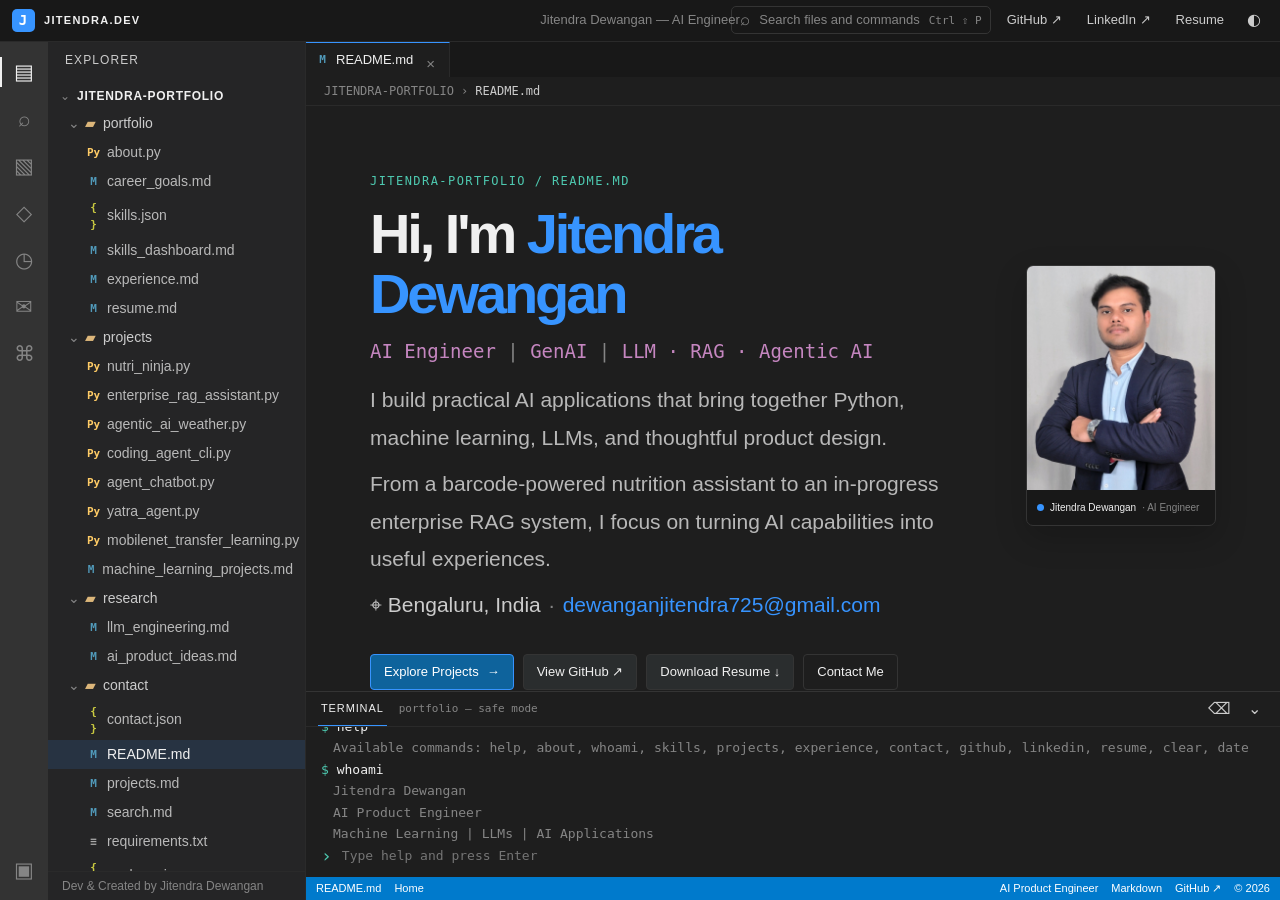
<file: index.html>
<!doctype html>
<html lang="en">
  <head>
    <meta charset="utf-8">
    <meta name="viewport" content="width=device-width, initial-scale=1">
    <meta name="theme-color" content="#1e1e1e">
    <meta name="description" content="Jitendra Dewangan (JABAAZ), AI Product Engineer in India. Explore practical AI, machine learning, LLM, and software engineering projects.">
    <meta property="og:type" content="website">
    <meta property="og:title" content="Jitendra Dewangan — AI Product Engineer">
    <meta property="og:description" content="A developer workspace portfolio exploring AI engineering, machine learning, and useful software products.">
    <meta property="og:image" content="assets/jitendra-dewangan.jpg">
    <meta property="og:image:alt" content="Portrait of Jitendra Dewangan in a navy blazer">
    <meta name="twitter:card" content="summary">
    <meta name="author" content="Jitendra Dewangan">
    <title>Jitendra Dewangan — AI Product Engineer</title>
    <link rel="icon" href="data:image/svg+xml,%3Csvg xmlns='http://www.w3.org/2000/svg' viewBox='0 0 40 40'%3E%3Crect width='40' height='40' rx='8' fill='%230078d4'/%3E%3Cpath d='M13 11h14v4h-5v12a6 6 0 0 1-12 0h4a2 2 0 0 0 4 0V15h-5z' fill='white'/%3E%3C/svg%3E">
    <link rel="stylesheet" href="styles.css">
    <script type="application/ld+json">
      {
        "@context": "https://schema.org",
        "@type": "Person",
        "name": "Jitendra Dewangan",
        "alternateName": "JABAAZ",
        "jobTitle": "AI Product Engineer",
        "email": "dewanganjitendra725@gmail.com",
        "address": {
          "@type": "PostalAddress",
          "addressCountry": "IN"
        },
        "sameAs": [
          "https://github.com/JitendraDew009",
          "https://www.linkedin.com/in/jitendradewangan/"
        ]
      }
    </script>
    <script src="app.js" defer></script>
  </head>
  <body>
    <a class="skip-link" href="#editor">Skip to editor</a>
    <div class="workspace">
      <header class="titlebar">
        <button class="brand-mark" type="button" aria-label="Go to portfolio home" data-open="readme">
          <span class="brand-glyph" aria-hidden="true">J</span>
          <span class="brand-name">JITENDRA.DEV</span>
        </button>
        <div class="titlebar-caption">Jitendra Dewangan — AI Engineer</div>
        <div class="titlebar-actions">
          <button class="title-action command-trigger" type="button" aria-label="Open command palette" title="Command Palette (Ctrl+Shift+P)">
            <span aria-hidden="true">⌕</span><span class="search-hint">Search files and commands</span><kbd>Ctrl ⇧ P</kbd>
          </button>
          <a class="title-link" href="https://github.com/JitendraDew009" target="_blank" rel="noopener noreferrer" aria-label="GitHub profile">GitHub <span aria-hidden="true">↗</span></a>
          <a class="title-link" href="https://www.linkedin.com/in/jitendradewangan/" target="_blank" rel="noopener noreferrer" aria-label="LinkedIn profile">LinkedIn <span aria-hidden="true">↗</span></a>
          <button class="title-link resume-shortcut" type="button" data-open="resume">Resume</button>
          <button class="icon-button theme-toggle" type="button" aria-label="Switch to light theme" title="Toggle theme"><span aria-hidden="true">◐</span></button>
          <button class="icon-button mobile-menu" type="button" aria-label="Open file explorer" aria-expanded="false"><span aria-hidden="true">☰</span></button>
        </div>
      </header>

      <div class="workbench">
        <nav class="activity-bar" aria-label="Workspace navigation">
          <button class="activity-button active" type="button" data-panel="explorer" aria-label="Explorer" aria-pressed="true" title="Explorer"><span aria-hidden="true">▤</span></button>
          <button class="activity-button" type="button" data-panel="search" aria-label="Search" aria-pressed="false" title="Search"><span aria-hidden="true">⌕</span></button>
          <button class="activity-button" type="button" data-panel="projects" aria-label="Projects" aria-pressed="false" title="Projects"><span aria-hidden="true">▧</span></button>
          <button class="activity-button" type="button" data-panel="skills" aria-label="Skills" aria-pressed="false" title="Skills"><span aria-hidden="true">◇</span></button>
          <button class="activity-button" type="button" data-panel="experience" aria-label="Experience" aria-pressed="false" title="Experience"><span aria-hidden="true">◷</span></button>
          <button class="activity-button activity-contact" type="button" data-panel="contact" aria-label="Contact" aria-pressed="false" title="Contact"><span aria-hidden="true">✉</span></button>
          <a class="activity-button activity-external" href="https://github.com/JitendraDew009" target="_blank" rel="noopener noreferrer" aria-label="GitHub profile" title="GitHub"><span aria-hidden="true">⌘</span></a>
          <button class="activity-button activity-bottom" type="button" data-panel="resume" aria-label="Resume" aria-pressed="false" title="Resume"><span aria-hidden="true">▣</span></button>
        </nav>

        <aside class="sidebar" aria-label="File explorer">
          <div class="sidebar-heading"><span id="sidebarTitle">EXPLORER</span><button class="icon-button sidebar-close" type="button" aria-label="Close explorer">×</button></div>
          <div class="sidebar-body" id="sidebarBody">          </div>
          <div class="sidebar-footer">
            <span>Dev &amp; Created by Jitendra Dewangan</span>
          </div>
        </aside>

        <main class="editor-column" id="editor">
          <div class="tabs" id="tabs" role="tablist" aria-label="Open files"></div>
          <div class="breadcrumb" id="breadcrumb" aria-label="Current file location"></div>
          <div class="editor-scroll" id="editorScroll" tabindex="-1">
            <div class="editor-content" id="editorContent" aria-live="polite"></div>
          </div>
          <section class="terminal" aria-label="Integrated portfolio terminal">
            <div class="terminal-header">
              <div class="terminal-tabs">
                <button class="terminal-tab active" type="button">TERMINAL</button>
                <span class="terminal-tab-label">portfolio — safe mode</span>
              </div>
              <div class="terminal-actions">
                <button class="icon-button terminal-clear" type="button" aria-label="Clear terminal" title="Clear terminal">⌫</button>
                <button class="icon-button terminal-collapse" type="button" aria-label="Collapse terminal" aria-expanded="true" title="Collapse terminal">⌄</button>
              </div>
            </div>
            <div class="terminal-body" id="terminalBody">
              <div class="terminal-output" id="terminalOutput" aria-live="polite" aria-label="Terminal output"></div>
              <form class="terminal-form" id="terminalForm" autocomplete="off">
                <label class="prompt-label" for="terminalInput"><span class="prompt-symbol" aria-hidden="true">›</span><span class="sr-only">Enter a portfolio command</span></label>
                <input id="terminalInput" name="command" type="text" spellcheck="false" autocapitalize="off" aria-label="Terminal command" placeholder="Type help and press Enter">
              </form>
            </div>
          </section>
          <footer class="statusbar">
            <div class="status-left"><span id="statusFile">README.md</span><span class="status-section">Jitendra Dewangan</span></div>
              <div class="status-right"><span class="opportunity">AI Product Engineer</span><span id="statusLanguage">Markdown</span><a href="https://github.com/JitendraDew009" target="_blank" rel="noopener noreferrer">GitHub ↗</a><span>© <span id="copyrightYear"></span></span></div>
          </footer>
        </main>
      </div>
    </div>

    <div class="palette-backdrop" id="paletteBackdrop" hidden>
      <section class="command-palette" role="dialog" aria-modal="true" aria-labelledby="paletteLabel">
        <label id="paletteLabel" class="sr-only" for="paletteInput">Search files, pages, and commands</label>
        <div class="palette-input-wrap"><span aria-hidden="true">⌕</span><input id="paletteInput" type="text" placeholder="Search files, pages, and commands..." autocomplete="off"><kbd>ESC</kbd></div>
        <div class="palette-results" id="paletteResults" role="listbox" aria-label="Commands"></div>
        <div class="palette-footer"><span>↑↓ navigate</span><span>↵ open</span><span>Esc close</span></div>
      </section>
    </div>
    <div class="toast-region" id="toastRegion" aria-live="polite" aria-atomic="true"></div>
    <noscript><p class="noscript-note">This interactive portfolio needs JavaScript enabled. You can still visit <a href="https://github.com/JitendraDew009">Jitendra's GitHub profile</a> or <a href="https://www.linkedin.com/in/jitendradewangan/">LinkedIn</a>.</p></noscript>
  </body>
</html>
</file>
<file: styles.css>
:root {
  color-scheme: dark;
  --activity: #333333;
  --sidebar: #252526;
  --editor: #1e1e1e;
  --panel: #181818;
  --panel-raised: #2a2d2e;
  --border: #343434;
  --border-soft: #2a2a2a;
  --text: #cccccc;
  --text-strong: #f0f0f0;
  --muted: #858585;
  --accent: #3794ff;
  --accent-soft: rgba(55, 148, 255, .13);
  --cyan: #4ec9b0;
  --purple: #c586c0;
  --yellow: #dcdcaa;
  --green: #89d185;
  --red: #f48771;
  --code: "Cascadia Code", "JetBrains Mono", Consolas, monospace;
  --ui: "Segoe UI", Arial, sans-serif;
  font-family: var(--ui);
  font-synthesis: none;
  text-rendering: optimizeLegibility;
}

* { box-sizing: border-box; }
html, body { width: 100%; min-width: 320px; min-height: 100%; margin: 0; }
body { overflow: hidden; background: var(--editor); color: var(--text); font-size: 15px; line-height: 1.55; }
button, input, textarea { font: inherit; }
button { color: inherit; }
a { color: inherit; }
button:focus-visible, a:focus-visible, input:focus-visible, textarea:focus-visible, [tabindex="-1"]:focus-visible {
  outline: 2px solid var(--accent);
  outline-offset: 2px;
}
.sr-only, .skip-link:not(:focus) {
  position: absolute; width: 1px; height: 1px; padding: 0; margin: -1px; overflow: hidden; clip: rect(0,0,0,0); white-space: nowrap; border: 0;
}
.skip-link:focus { position: fixed; z-index: 20; top: 8px; left: 8px; padding: 10px 14px; background: var(--editor); color: var(--text-strong); }
.workspace { height: 100dvh; display: flex; flex-direction: column; }
.titlebar { height: 42px; flex: 0 0 42px; display: flex; align-items: center; justify-content: space-between; padding: 0 12px; background: var(--panel); border-bottom: 1px solid var(--border-soft); gap: 12px; }
.brand-mark { display: inline-flex; align-items: center; gap: 9px; border: 0; padding: 0; background: none; cursor: pointer; font-size: 11px; font-weight: 700; letter-spacing: .12em; color: var(--text-strong); }
.brand-glyph { display: grid; width: 23px; height: 23px; place-items: center; border-radius: 5px; background: var(--accent); color: white; font-family: var(--code); font-size: 14px; }
.titlebar-caption { color: var(--muted); font-size: 12px; position: absolute; left: 50%; transform: translateX(-50%); }
.titlebar-actions { display: flex; align-items: center; justify-content: flex-end; gap: 7px; }
.title-action, .title-link, .icon-button { min-height: 28px; border: 1px solid transparent; background: transparent; color: var(--text); text-decoration: none; }
.title-action { display: flex; align-items: center; gap: 9px; height: 28px; min-width: 240px; padding: 0 8px; border-color: var(--border); border-radius: 5px; color: var(--muted); text-align: left; cursor: pointer; }
.title-action > span:first-child { font-size: 17px; }
.title-action kbd, .palette-input-wrap kbd { margin-left: auto; font-size: 10px; white-space: nowrap; }
.title-link { padding: 5px 8px; border-radius: 4px; cursor: pointer; font-size: 12px; }
.title-link:hover, .icon-button:hover, .title-action:hover { background: var(--panel-raised); color: var(--text-strong); }
.icon-button { display: inline-grid; min-width: 28px; min-height: 28px; place-items: center; border-radius: 4px; cursor: pointer; font-size: 16px; }
.mobile-menu, .sidebar-close { display: none; }
.workbench { display: flex; min-height: 0; flex: 1; }
.activity-bar { width: 48px; flex: 0 0 48px; display: flex; flex-direction: column; align-items: center; gap: 3px; padding: 8px 0; background: var(--activity); }
.activity-button { position: relative; display: grid; width: 48px; height: 44px; flex: 0 0 44px; place-items: center; border: 0; background: transparent; color: #858585; text-decoration: none; cursor: pointer; font-size: 21px; }
.activity-button:hover, .activity-button.active { color: var(--text-strong); }
.activity-button.active::before { position: absolute; top: 7px; bottom: 7px; left: 0; width: 2px; content: ""; background: var(--text-strong); }
.activity-bottom { margin-top: auto; }
.sidebar { width: 258px; flex: 0 0 258px; display: flex; flex-direction: column; min-width: 0; background: var(--sidebar); border-right: 1px solid var(--border-soft); }
.sidebar-heading { display: flex; align-items: center; justify-content: space-between; height: 36px; flex: 0 0 36px; padding: 0 17px; color: var(--text); font-size: 10px; letter-spacing: .09em; }
.sidebar-body { min-height: 0; flex: 1; overflow: auto; padding: 5px 0 14px; }
.sidebar-footer { height: 29px; flex: 0 0 29px; display: flex; align-items: center; gap: 7px; padding: 0 14px; color: var(--muted); border-top: 1px solid var(--border-soft); font-size: 10px; }
.status-dot, .opportunity i { width: 7px; height: 7px; display: inline-block; border-radius: 100%; background: var(--green); }
.tree-root, .tree-folder, .tree-file { min-height: 26px; display: flex; align-items: center; gap: 7px; padding: 3px 12px; border: 0; background: none; color: var(--text); text-decoration: none; text-align: left; cursor: pointer; font-size: 12px; }
.tree-root { color: var(--text-strong); font-size: 10px; letter-spacing: .06em; font-weight: 700; }
.tree-folder { width: 100%; padding-left: 20px; }
.tree-file { width: 100%; padding-left: 39px; color: #b9b9b9; }
.tree-file:hover, .tree-folder:hover, .tree-root:hover { background: var(--panel-raised); }
.tree-file.selected { background: var(--accent-soft); color: var(--text-strong); }
.tree-folder-icon { color: #dcb67a; font-size: 12px; }
.file-icon { width: 13px; text-align: center; font-family: var(--code); font-size: 10px; font-weight: 700; }
.icon-md { color: #519aba; }.icon-py { color: #ffcc66; }.icon-json { color: #cbcb41; }.icon-js { color: #e8d44d; }.icon-html { color: #e37933; }.icon-txt { color: #a9a9a9; }
.tree-children[hidden] { display: none; }
.tree-root .chevron, .tree-folder .chevron { display: inline-block; width: 10px; color: var(--muted); transition: transform .15s ease; }
.tree-folder[aria-expanded="false"] .chevron { transform: rotate(-90deg); }
.editor-column { min-width: 0; min-height: 0; flex: 1; display: flex; flex-direction: column; background: var(--editor); }
.tabs { display: flex; min-height: 35px; flex: 0 0 35px; overflow-x: auto; background: var(--panel); scrollbar-width: thin; }
.tab { display: inline-flex; min-width: 118px; max-width: 190px; align-items: center; gap: 7px; padding: 0 10px; border-right: 1px solid var(--border-soft); border-top: 1px solid transparent; color: var(--muted); cursor: pointer; user-select: none; }
.tab[aria-selected="true"] { background: var(--editor); border-top-color: var(--accent); color: var(--text-strong); }
.tab-name { overflow: hidden; flex: 1; text-overflow: ellipsis; white-space: nowrap; font-size: 12px; }
.tab-close { display: inline-grid; width: 19px; height: 19px; place-items: center; border: 0; border-radius: 3px; background: transparent; color: var(--muted); cursor: pointer; font-size: 15px; }
.tab-close:hover { background: var(--panel-raised); color: var(--text-strong); }
.breadcrumb { height: 29px; flex: 0 0 29px; display: flex; align-items: center; gap: 7px; padding: 0 18px; border-bottom: 1px solid var(--border-soft); color: var(--muted); font-family: var(--code); font-size: 11px; }
.breadcrumb .crumb-current { color: var(--text); }
.editor-scroll { min-height: 0; flex: 1; overflow: auto; scrollbar-color: #555 transparent; }
.editor-content { max-width: 1050px; min-height: 100%; padding: 30px clamp(22px, 5vw, 72px) 48px; margin: 0 auto; }
.terminal { height: 186px; flex: 0 0 186px; border-top: 1px solid var(--border); background: var(--editor); }
.terminal.collapsed { height: 35px; flex-basis: 35px; }
.terminal-header { height: 35px; display: flex; align-items: center; justify-content: space-between; padding: 0 12px; border-bottom: 1px solid var(--border-soft); }
.terminal-tabs { height: 100%; display: flex; align-items: center; gap: 12px; }
.terminal-tab { height: 100%; padding: 0 3px; border: 0; border-bottom: 1px solid var(--accent); background: none; color: var(--text-strong); font-size: 10px; letter-spacing: .08em; cursor: default; }
.terminal-tab-label { color: var(--muted); font-family: var(--code); font-size: 10px; }
.terminal-actions { display: flex; gap: 2px; }
.terminal-body { height: calc(100% - 35px); overflow: auto; padding: 8px 15px; font-family: var(--code); font-size: 12px; }
.terminal.collapsed .terminal-body { display: none; }
.terminal-output { line-height: 1.65; }
.terminal-line { white-space: pre-wrap; overflow-wrap: anywhere; }
.terminal-command { color: var(--text-strong); }
.terminal-command::before { content: "$ "; color: var(--cyan); }
.terminal-response { padding-left: 12px; color: var(--muted); white-space: pre-wrap; overflow-wrap: anywhere; }
.terminal-form { display: flex; align-items: center; gap: 8px; height: 24px; }
.prompt-symbol { color: var(--cyan); font-size: 18px; }
.terminal-form input { width: 100%; border: 0; outline: 0; background: transparent; color: var(--text-strong); font-family: var(--code); font-size: 12px; }
.terminal-form input:focus-visible { outline: none; }
.statusbar { height: 23px; flex: 0 0 23px; display: flex; align-items: center; justify-content: space-between; gap: 15px; padding: 0 10px; background: #007acc; color: #fff; font-size: 10px; }
.status-left, .status-right { display: flex; align-items: center; gap: 13px; min-width: 0; white-space: nowrap; }
.status-left { overflow: hidden; }
.status-left span:nth-child(2) { overflow: hidden; text-overflow: ellipsis; }
.status-right a { color: inherit; text-decoration: none; }
.status-right a:hover { text-decoration: underline; }
.opportunity { display: inline-flex; align-items: center; gap: 5px; }
.opportunity i { width: 6px; height: 6px; background: #a6e3a1; }

/* Editor content */
.eyebrow { color: var(--cyan); font-family: var(--code); font-size: 11px; letter-spacing: .12em; text-transform: uppercase; }
.hero { position: relative; padding: 23px 0 25px; }
.hero::after { display: none; }
.hero-layout { display: grid; grid-template-columns: minmax(0, 1fr) 190px; align-items: center; gap: clamp(20px, 4vw, 50px); }
.hero-main { min-width: 0; }
.profile-figure { overflow: hidden; margin: 0; border: 1px solid var(--border); border-radius: 7px; background: var(--panel); box-shadow: 0 12px 32px #0003; }
.profile-photo { display: block; width: 100%; height: 224px; object-fit: cover; object-position: center 26%; }
.profile-figure figcaption { display: flex; align-items: center; gap: 6px; padding: 9px 10px; color: var(--text-strong); font-size: 10px; white-space: nowrap; }
.profile-figure figcaption span:last-child { color: var(--muted); }
.profile-presence { width: 7px; height: 7px; flex: 0 0 7px; border-radius: 50%; background: var(--accent); }
.hero-location { color: var(--text); }
.hero-separator { margin: 0 8px; color: var(--muted); }
.hero-copy a { color: var(--accent); text-decoration: none; }
.hero-copy a:hover { text-decoration: underline; }
.hero h1 { max-width: 680px; margin: 12px 0 8px; color: var(--text-strong); font-size: clamp(32px, 5vw, 52px); font-weight: 650; letter-spacing: -.055em; line-height: 1.07; }
.hero h1 .accent { color: var(--accent); }
.hero h2 { margin: 12px 0 15px; color: var(--purple); font-family: var(--code); font-size: clamp(14px, 2vw, 18px); font-weight: 500; }
.hero-copy { max-width: 680px; color: #b8b8b8; font-size: 15px; line-height: 1.8; }
.hero-copy p { margin: 8px 0; }
.hero-actions, .button-row { display: flex; flex-wrap: wrap; gap: 9px; margin-top: 22px; }
.button { display: inline-flex; min-height: 36px; align-items: center; justify-content: center; gap: 8px; padding: 0 13px; border: 1px solid var(--border); border-radius: 4px; background: var(--panel-raised); color: var(--text-strong); text-decoration: none; cursor: pointer; font-size: 12px; transition: background .15s ease, border-color .15s ease; }
.button:hover { border-color: var(--accent); background: var(--accent-soft); }
.button.primary { border-color: var(--accent); background: #0e639c; color: #fff; }
.button.primary:hover { background: #1177bb; }
.button.ghost { background: transparent; }
.editor-section { margin-top: 33px; }
.section-heading { display: flex; align-items: center; gap: 10px; margin: 0 0 13px; color: var(--text-strong); font-size: 16px; font-weight: 600; }
.section-heading::before { width: 3px; height: 17px; border-radius: 3px; background: var(--accent); content: ""; }
.muted { color: var(--muted); }
.focus-grid, .project-grid, .skill-grid, .repo-grid { display: grid; grid-template-columns: repeat(2, minmax(0, 1fr)); gap: 11px; }
.focus-card, .project-card, .skill-card, .repo-card, .info-card, .timeline-card, .code-card, .contact-card { border: 1px solid var(--border); border-radius: 5px; background: var(--panel); }
.focus-card { min-height: 73px; display: flex; align-items: flex-start; gap: 11px; padding: 13px; }
.focus-icon { color: var(--accent); font-family: var(--code); font-size: 15px; }
.focus-card strong, .skill-card strong { display: block; color: var(--text-strong); font-size: 12px; }
.focus-card small { display: block; margin-top: 5px; color: var(--muted); line-height: 1.5; }
.section-topline { display: flex; justify-content: space-between; align-items: center; gap: 12px; margin: 0 0 15px; }
.section-topline .section-heading { margin: 0; }
.text-link { color: var(--accent); text-decoration: none; }
.text-link:hover { text-decoration: underline; }
.project-card { display: flex; flex-direction: column; min-height: 230px; padding: 16px; }
.project-top { display: flex; align-items: flex-start; justify-content: space-between; gap: 8px; }
.project-card h3, .repo-card h3 { margin: 0; color: var(--text-strong); font-size: 15px; }
.project-card p, .repo-card p { color: var(--muted); line-height: 1.65; }
.project-category { color: var(--cyan); font-family: var(--code); font-size: 10px; }
.tag-list { display: flex; flex-wrap: wrap; gap: 6px; margin: 7px 0; }
.tag { display: inline-flex; padding: 4px 7px; border: 1px solid var(--border); border-radius: 3px; color: var(--muted); font-family: var(--code); font-size: 10px; }
.project-card .card-links { display: flex; gap: 13px; margin-top: auto; padding-top: 13px; font-size: 11px; }
.project-card .button { min-height: 30px; padding: 0 9px; font-size: 11px; }
.project-detail { max-width: 850px; }
.project-detail .project-title { margin: 9px 0 5px; color: var(--text-strong); font-size: clamp(25px, 4vw, 35px); letter-spacing: -.04em; }
.project-detail .lead { max-width: 720px; margin: 9px 0 20px; color: #bcbcbc; font-size: 15px; line-height: 1.7; }
.project-demo { max-width: 504px; }
.project-demo iframe { display: block; width: 100%; max-width: 100%; border: 0; }
.detail-grid { display: grid; grid-template-columns: repeat(2,minmax(0,1fr)); gap: 11px; }
.info-card { padding: 15px; }
.info-card h3 { margin: 0 0 10px; color: var(--text-strong); font-size: 12px; }
.info-card p, .info-card li { color: var(--muted); font-size: 12px; line-height: 1.7; }
.info-card ul { margin: 0; padding-left: 17px; }
.callout { margin: 15px 0; padding: 11px 13px; border-left: 2px solid var(--yellow); background: #dcdcaa0d; color: var(--muted); line-height: 1.6; }
.filter-row { display: flex; flex-wrap: wrap; gap: 7px; margin: 15px 0 17px; }
.filter-chip { min-height: 28px; padding: 0 10px; border: 1px solid var(--border); border-radius: 14px; background: transparent; color: var(--muted); cursor: pointer; font-size: 11px; }
.filter-chip[aria-pressed="true"], .filter-chip:hover { border-color: var(--accent); background: var(--accent-soft); color: var(--text-strong); }
.skill-badge-groups { display: grid; grid-template-columns: repeat(2, minmax(0, 1fr)); gap: 8px 20px; }
.skill-badge-group { min-width: 0; margin: 27px 0; }
.skill-badge-group .section-heading { margin-bottom: 15px; }
.skill-badge-list { display: flex; flex-wrap: wrap; align-items: center; gap: 10px; }
.skill-badge-item { display: flex; min-height: 42px; align-items: center; justify-content: center; padding: 6px; animation: skill-badge-enter .38s ease-out both; animation-delay: calc(var(--skill-index, 0) * 35ms); transition: transform .18s ease; }
.skill-badge-item:hover { transform: translateY(-2px); }
.skill-badge-item img { display: block; width: auto; max-width: 100%; height: 28px; object-fit: contain; }
@keyframes skill-badge-enter { from { opacity: 0; transform: translateY(8px); } to { opacity: 1; transform: translateY(0); } }
@media (prefers-reduced-motion: reduce) { .skill-badge-item { animation: none; transition: none; } }
@media (max-width: 640px) { .skill-badge-groups { grid-template-columns: 1fr; } }
.timeline { position: relative; margin: 20px 0; padding-left: 24px; }
.timeline::before { position: absolute; top: 6px; bottom: 4px; left: 6px; width: 1px; background: var(--border); content: ""; }
.timeline-card { position: relative; margin-bottom: 13px; padding: 15px; }
.timeline-card::before { position: absolute; top: 18px; left: -23px; width: 9px; height: 9px; border: 2px solid var(--accent); border-radius: 50%; background: var(--editor); content: ""; }
.timeline-card h3 { margin: 0 0 5px; color: var(--text-strong); font-size: 14px; }
.timeline-card p { margin: 6px 0; color: var(--muted); line-height: 1.6; }
.timeline-meta { color: var(--cyan); font-family: var(--code); font-size: 10px; }
.code-card { overflow: auto; padding: 17px; font-family: var(--code); font-size: 12px; line-height: 1.8; }
.code-card .line { display: block; white-space: pre-wrap; overflow-wrap: anywhere; }
.code-line-no { display: inline-block; width: 28px; color: #666; text-align: right; margin-right: 20px; user-select: none; }
.code-keyword { color: var(--purple); }.code-string { color: var(--yellow); }.code-comment { color: #6a9955; }.code-function { color: #dcdcaa; }.code-value { color: #b5cea8; }
.contact-layout { display: grid; grid-template-columns: minmax(0, 1.3fr) minmax(220px, .7fr); gap: 13px; }
.contact-card { padding: 17px; }
.form-field { display: flex; flex-direction: column; gap: 6px; margin-bottom: 13px; }
.form-field label { color: var(--text); font-size: 11px; }
.form-field input, .form-field textarea, .search-input { width: 100%; padding: 9px 10px; border: 1px solid var(--border); border-radius: 3px; background: var(--editor); color: var(--text-strong); }
.form-field textarea { min-height: 100px; resize: vertical; }
.form-note { color: var(--yellow); font-size: 11px; line-height: 1.6; }
.social-list { display: grid; gap: 9px; }
.social-list a { display: flex; justify-content: space-between; gap: 12px; color: var(--text); text-decoration: none; }
.social-list a:hover { color: var(--accent); }
.resume-placeholder { display: flex; align-items: center; gap: 12px; padding: 15px; border: 1px dashed var(--border); border-radius: 4px; color: var(--muted); line-height: 1.6; }
.resume-placeholder strong { color: var(--yellow); }
.resume-heading { display: flex; align-items: center; gap: 15px; padding: 15px; border: 1px solid var(--border); border-radius: 5px; background: var(--panel); }
.resume-heading > img { width: 68px; height: 82px; flex: 0 0 auto; border-radius: 4px; object-fit: cover; object-position: center 23%; }
.resume-heading h2 { margin-top: 0; }
.resume-heading p { margin: 7px 0; color: var(--muted); }
.resume-heading a { color: var(--accent); text-decoration: none; }
.resume-heading a:hover { text-decoration: underline; }
.repo-card { padding: 15px; }
.repo-card .repo-meta { display: flex; gap: 12px; flex-wrap: wrap; color: var(--muted); font-family: var(--code); font-size: 10px; }
.repo-card h3 a { text-decoration: none; }
.repo-card h3 a:hover { color: var(--accent); }
.empty-state { padding: 25px; border: 1px dashed var(--border); color: var(--muted); text-align: center; line-height: 1.6; }
.panel-heading { margin: 0; color: var(--text-strong); font-size: 19px; }
.panel-intro { margin: 8px 0 18px; color: var(--muted); line-height: 1.7; }
.search-results { display: grid; gap: 4px; margin-top: 12px; }
.search-result { display: flex; align-items: center; gap: 10px; padding: 10px; border: 0; border-radius: 3px; background: transparent; color: var(--text); text-align: left; cursor: pointer; }
.search-result:hover { background: var(--panel-raised); }
.search-result small { display: block; margin-top: 3px; color: var(--muted); }
.highlight { color: var(--yellow); }

.palette-backdrop { position: fixed; z-index: 50; inset: 0; display: flex; justify-content: center; align-items: flex-start; padding: min(14vh, 105px) 16px 16px; background: #0008; }
.palette-backdrop[hidden] { display: none; }
.command-palette { width: min(600px, 100%); overflow: hidden; border: 1px solid #454545; border-radius: 7px; background: var(--sidebar); box-shadow: 0 16px 55px #0008; }
.palette-input-wrap { display: flex; align-items: center; gap: 9px; padding: 11px; border-bottom: 1px solid var(--border); color: var(--muted); }
.palette-input-wrap input { width: 100%; border: 0; outline: 0; background: transparent; color: var(--text-strong); font-size: 13px; }
.palette-results { max-height: 340px; overflow: auto; padding: 5px; }
.palette-option { display: flex; align-items: center; gap: 10px; width: 100%; padding: 9px; border: 0; border-radius: 3px; background: transparent; color: var(--text); text-align: left; cursor: pointer; }
.palette-option[aria-selected="true"], .palette-option:hover { background: #04395e; color: white; }
.palette-option small { margin-left: auto; color: var(--muted); }
.palette-empty { padding: 16px; color: var(--muted); }
.palette-footer { display: flex; gap: 17px; padding: 7px 11px; border-top: 1px solid var(--border); color: var(--muted); font-size: 10px; }
.toast-region { position: fixed; z-index: 60; right: 16px; bottom: 37px; display: grid; gap: 8px; }
.toast { max-width: min(360px, calc(100vw - 32px)); padding: 11px 14px; border: 1px solid var(--border); border-left: 3px solid var(--accent); border-radius: 4px; background: var(--sidebar); color: var(--text-strong); box-shadow: 0 5px 18px #0005; animation: toast-in .18s ease-out; }
@keyframes toast-in { from { opacity: 0; transform: translateY(5px); } to { opacity: 1; transform: translateY(0); } }
.noscript-note { position: fixed; z-index: 100; inset: auto 0 0; padding: 12px; background: var(--sidebar); text-align: center; }

body.light-theme {
  color-scheme: light;
  --activity: #e8e8e8;
  --sidebar: #f3f3f3;
  --editor: #ffffff;
  --panel: #f7f7f7;
  --panel-raised: #e8e8e8;
  --border: #d4d4d4;
  --border-soft: #e5e5e5;
  --text: #3b3b3b;
  --text-strong: #1f1f1f;
  --muted: #717171;
  --accent-soft: rgba(0, 122, 204, .10);
}
body.light-theme .titlebar { background: #dddddd; }
body.light-theme .statusbar { background: #007acc; color: white; }
body.light-theme .hero-copy, body.light-theme .project-detail .lead { color: #555; }
body.light-theme .tree-file { color: #454545; }
body.light-theme .hero::after { color: #00000008; }
body.light-theme .palette-option[aria-selected="true"], body.light-theme .palette-option:hover { background: #cce8ff; color: #111; }

@media (max-width: 880px) {
  .titlebar-caption { display: none; }
  .title-action { min-width: 170px; }
  .sidebar { width: 225px; flex-basis: 225px; }
  .status-section { display: none; }
  .activity-external { display: none; }
}
@media (max-width: 640px) {
  body { font-size: 12px; }
  .titlebar { height: 42px; flex-basis: 42px; padding: 0 9px; }
  .brand-name { display: none; }
  .titlebar-actions { gap: 2px; }
  .title-action { min-width: 34px; width: 34px; justify-content: center; padding: 0; }
  .title-action .search-hint, .title-action kbd { display: none; }
  .title-link { display: none; }
  .mobile-menu { display: inline-grid; }
  .activity-bar { width: 41px; flex-basis: 41px; }
  .activity-button { width: 41px; height: 39px; flex-basis: 39px; }
  .sidebar { position: absolute; z-index: 10; top: 42px; bottom: 23px; left: 41px; width: min(280px, calc(100vw - 41px)); transform: translateX(calc(-100% - 41px)); transition: transform .18s ease; box-shadow: 6px 0 20px #0003; }
  .sidebar.mobile-open { transform: translateX(0); }
  .sidebar-close { display: inline-grid; }
  .editor-content { padding: 22px 18px 34px; }
  .hero { padding-top: 15px; }
  .hero-layout { display: flex; flex-direction: column; align-items: stretch; gap: 12px; }
  .profile-figure { order: -1; display: flex; align-items: center; width: 100%; }
  .profile-photo { width: 82px; height: 108px; flex: 0 0 82px; }
  .profile-figure figcaption { padding: 10px; font-size: 10px; gap: 6px; }
  .hero h1 { font-size: clamp(27px, 7vw, 38px); }
  .hero h2 { font-size: 12px; line-height: 1.6; }
  .hero-copy { font-size: 12px; line-height: 1.65; }
  .hero-copy { font-size: 13px; }
  .focus-grid, .project-grid, .skill-grid, .repo-grid, .detail-grid { grid-template-columns: 1fr; }
  .contact-layout { grid-template-columns: 1fr; }
  .project-card { min-height: 195px; }
  .terminal { height: 145px; flex-basis: 145px; }
  .terminal-tab-label { display: none; }
  .statusbar { padding: 0 6px; }
  .status-left, .status-right { gap: 8px; }
  .status-right { font-size: 9px; }
  .status-right .opportunity { display: none; }
  .status-right > span:nth-last-child(1) { display: none; }
  .breadcrumb { padding: 0 12px; }
}
@media (max-width: 380px) {
  .sidebar { left: 36px; width: min(280px, calc(100vw - 36px)); transform: translateX(calc(-100% - 36px)); }
  .profile-photo { width: 72px; height: 94px; flex-basis: 72px; }
  .hero h1 { font-size: 27px; }
  .activity-bar { width: 36px; flex-basis: 36px; }
  .activity-button { width: 36px; }
  .sidebar { left: 36px; }
  .status-right a { display: none; }
  .hero-actions .button { flex: 1 1 auto; }
}
@media (prefers-reduced-motion: reduce) {
  *, *::before, *::after { scroll-behavior: auto !important; animation-duration: .01ms !important; animation-iteration-count: 1 !important; transition-duration: .01ms !important; }
}

/* Keep prose comfortable to read while preserving compact editor chrome. */
.sidebar-heading { font-size: 12px; }
.sidebar-footer { font-size: 12px; }
.tree-root { font-size: 12px; }
.tree-folder, .tree-file { min-height: 29px; font-size: 14px; }
.tree-folder-icon { font-size: 14px; }
.file-icon { font-size: 11px; }
.tab-name { font-size: 13px; }
.breadcrumb { font-size: 12px; }
.editor-content { font-size: 21px; line-height: 1.75; }
.hero h1 { font-size: clamp(36px, 5vw, 56px); }
.hero h2 { font-size: clamp(15px, 2vw, 19px); line-height: 1.6; }
.hero-copy { font-size: 21px; line-height: 1.8; }
.eyebrow, .project-category { font-size: 12px; }
.panel-heading { font-size: 26px; }
.panel-intro, .project-detail .lead { font-size: 21px; line-height: 1.75; }
.section-heading { font-size: 23px; }
.focus-card strong, .skill-card strong { font-size: 20px; }
.focus-card small { font-size: 18px; }
.project-card h3, .repo-card h3 { font-size: 22px; }
.project-card p, .repo-card p { font-size: 20px; line-height: 1.7; }
.project-detail .project-title { font-size: clamp(29px, 4vw, 38px); }
.info-card h3, .timeline-card h3 { font-size: 21px; }
.info-card p, .info-card li, .timeline-card p { font-size: 20px; line-height: 1.75; }
.skill-card p { font-size: 19px; line-height: 1.7; }
.skill-card .skill-category { font-size: 11px; }
.timeline-meta { font-size: 12px; }
.callout, .resume-placeholder { font-size: 20px; line-height: 1.75; }
.filter-chip, .button, .title-link { font-size: 13px; }
.tag { font-size: 11px; }
.project-card .card-links { font-size: 12px; }
.project-card .button { font-size: 12px; }
.form-field label, .form-note { font-size: 13px; }
.form-field input, .form-field textarea, .search-input { font-size: 15px; line-height: 1.5; }
.contact-card { font-size: 14px; }
.code-card { font-size: 13px; line-height: 1.9; }
.terminal-body, .terminal-form input { font-size: 13px; line-height: 1.6; }
.terminal-tab { font-size: 11px; }
.terminal-tab-label { font-size: 11px; }
.statusbar { font-size: 11px; }
.titlebar-caption { font-size: 13px; }
.title-action { font-size: 13px; }
.title-action kbd, .palette-input-wrap kbd { font-size: 11px; }
.palette-input-wrap input { font-size: 15px; }
.palette-option { font-size: 14px; }
.palette-option small { font-size: 12px; }

@media (max-width: 640px) {
  body { font-size: 16px; }
  .editor-content { font-size: 20px; }
  .hero h1 { font-size: clamp(34px, 9vw, 42px); }
  .hero h2 { font-size: 19px; }
  .hero-copy { font-size: 20px; line-height: 1.75; }
  .panel-heading { font-size: 24px; }
  .panel-intro, .project-detail .lead { font-size: 19px; }
  .section-heading { font-size: 21px; }
  .project-card h3, .repo-card h3, .info-card h3, .timeline-card h3 { font-size: 20px; }
  .project-card p, .repo-card p, .info-card p, .info-card li, .timeline-card p, .skill-card p { font-size: 18px; }
  .focus-card strong, .skill-card strong { font-size: 18px; }
  .focus-card small { font-size: 16px; }
  .callout, .resume-placeholder { font-size: 18px; }
  .tree-folder, .tree-file { font-size: 14px; }
  .statusbar { font-size: 10px; }
  .code-card { font-size: 12px; }
}
</file>
